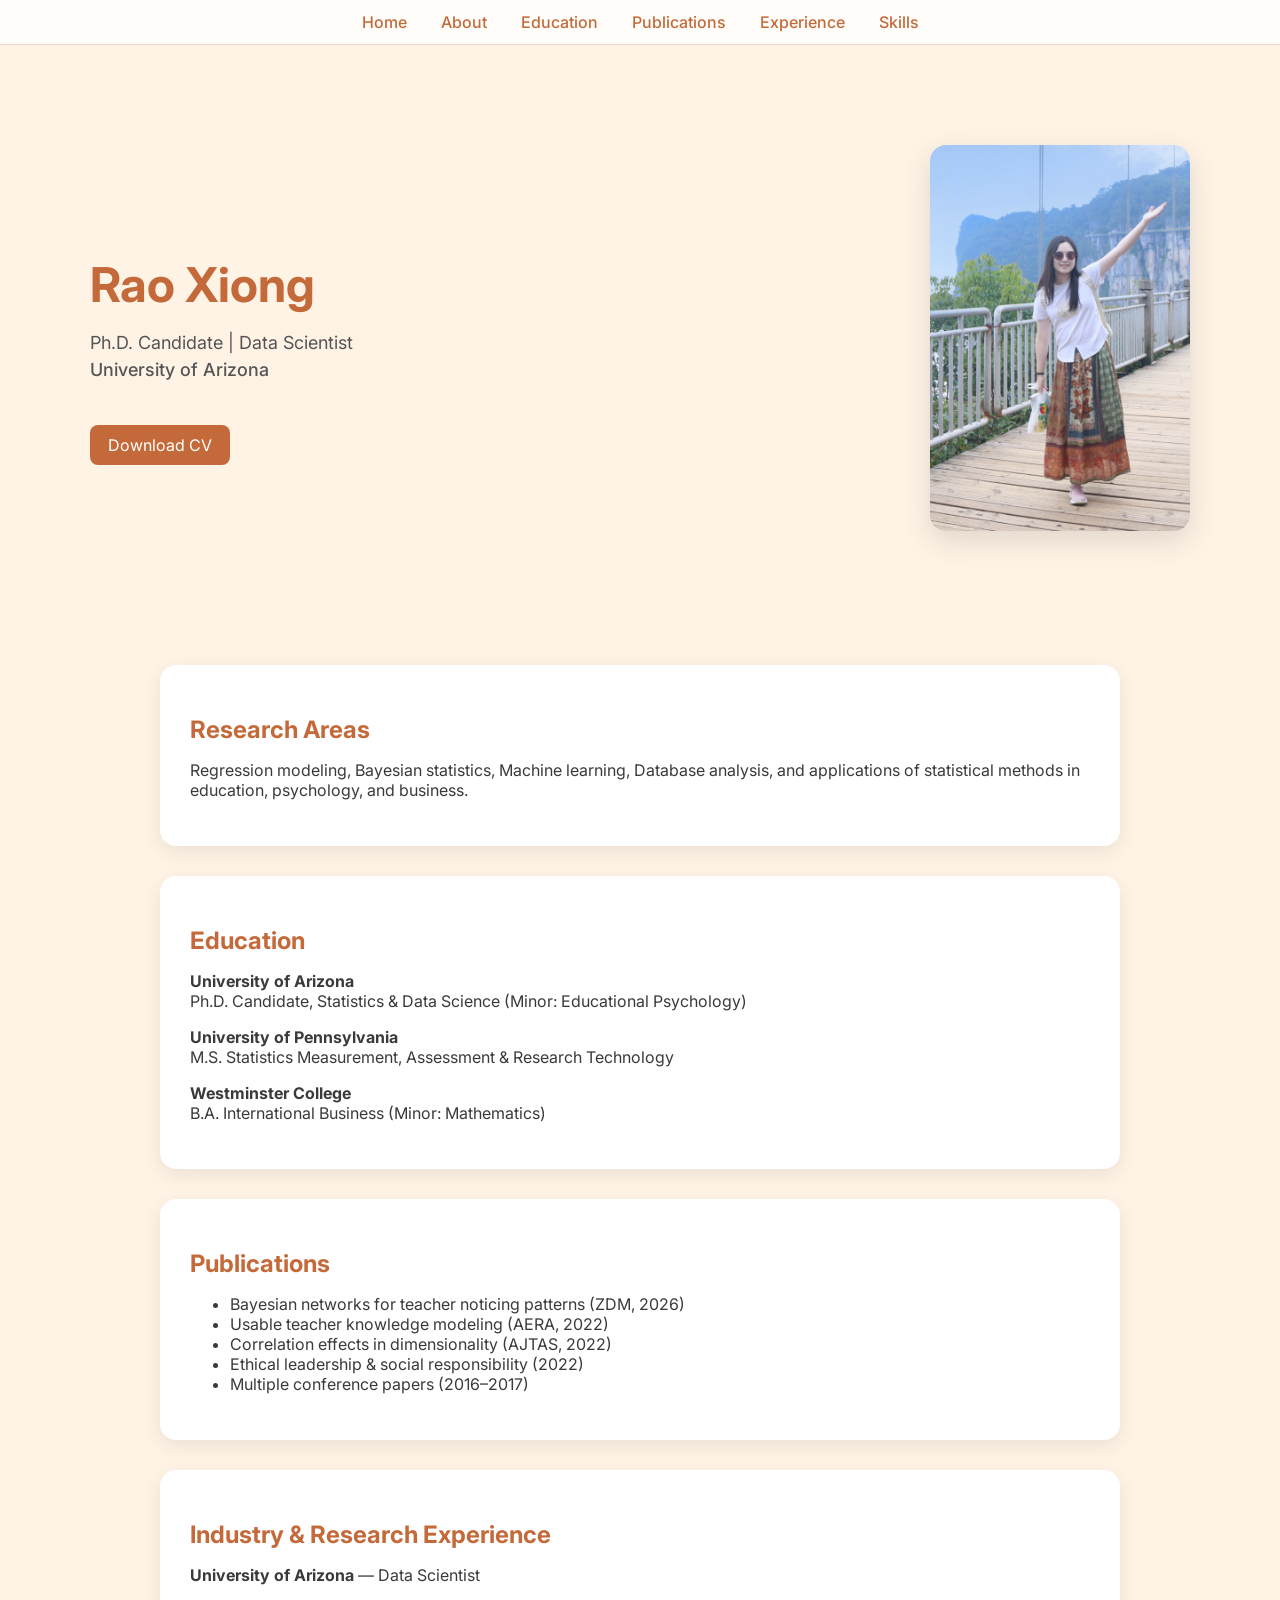
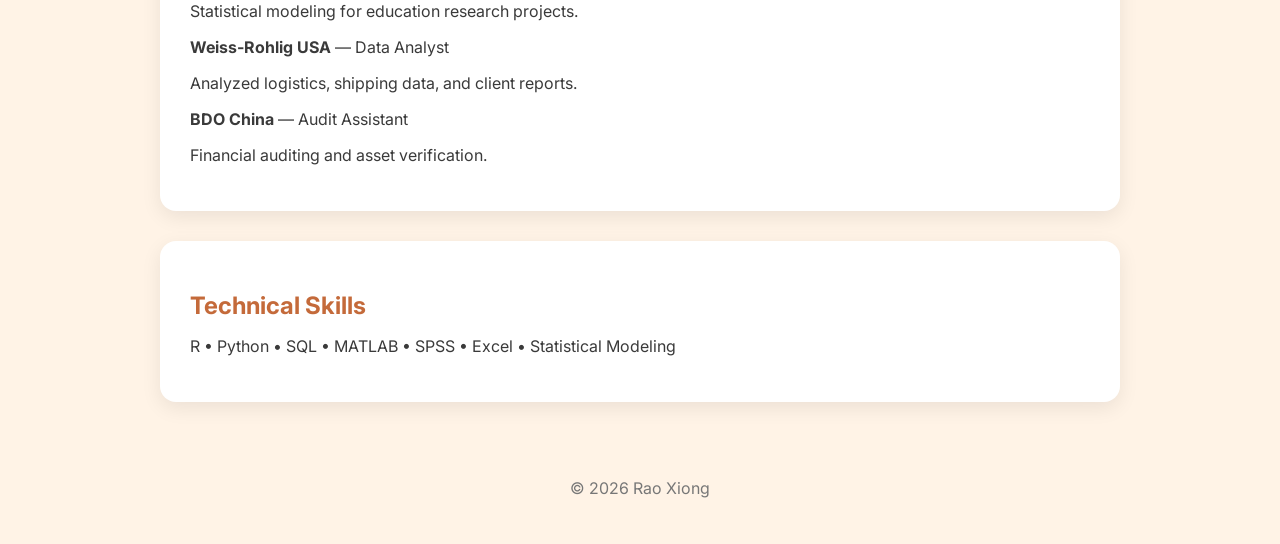
<file: index.html>
<!DOCTYPE html>
<html lang="en">
<head>
<meta charset="UTF-8">
<meta name="viewport" content="width=device-width, initial-scale=1.0">

<title>Rao Xiong | Data Scientist</title>

<link rel="stylesheet" href="styles.css">

<!-- Fonts -->
<link href="https://fonts.googleapis.com/css2?family=Inter:wght@300;500;700&display=swap" rel="stylesheet">
</head>

<body>

<!-- NAVIGATION -->
<nav class="navbar">
    <a href="#home">Home</a>
    <a href="#about">About</a>
    <a href="#education">Education</a>
    <a href="#publications">Publications</a>
    <a href="#experience">Experience</a>
    <a href="#skills">Skills</a>
</nav>

<!-- HOME -->
<section id="home" class="section hero">
    <div class="hero-container">

        <!-- LEFT SIDE -->
        <div class="hero-text">
            <h1>Rao Xiong</h1>
            <p class="hero-subtitle">
                Ph.D. Candidate | Data Scientist <br>
                <span class="university">University of Arizona</span>
            </p>

            <a class="btn" href="CV-RaoXiong.pdf" download>
                Download CV
            </a>
        </div>

        <!-- RIGHT SIDE (PHOTO) -->
        <div class="hero-image">
            <img src="profile.jpg" alt="Rao Xiong">
        </div>

    </div>
</section>

<!-- ABOUT -->
<section id="about" class="section box">
    <h2>Research Areas</h2>
    <p>
        Regression modeling, Bayesian statistics, Machine learning,
        Database analysis, and applications of statistical methods in education,
        psychology, and business.
    </p>
</section>

<!-- EDUCATION -->
<section id="education" class="section box">
    <h2>Education</h2>

    <p><strong>University of Arizona</strong><br>
    Ph.D. Candidate, Statistics & Data Science (Minor: Educational Psychology)<br>
    </p>

    <p><strong>University of Pennsylvania</strong><br>
    M.S. Statistics Measurement, Assessment & Research Technology</p>

    <p><strong>Westminster College</strong><br>
    B.A. International Business (Minor: Mathematics)</p>
</section>

<!-- PUBLICATIONS -->
<section id="publications" class="section box">
    <h2>Publications</h2>
    <ul>
        <li>Bayesian networks for teacher noticing patterns (ZDM, 2026)</li>
        <li>Usable teacher knowledge modeling (AERA, 2022)</li>
        <li>Correlation effects in dimensionality (AJTAS, 2022)</li>
        <li>Ethical leadership & social responsibility (2022)</li>
        <li>Multiple conference papers (2016–2017)</li>
    </ul>
</section>

<!-- EXPERIENCE -->
<section id="experience" class="section box">
    <h2>Industry & Research Experience</h2>

    <p><strong>University of Arizona</strong> — Data Scientist</p>
    <p>Statistical modeling for education research projects.</p>

    <p><strong>Weiss-Rohlig USA</strong> — Data Analyst</p>
    <p>Analyzed logistics, shipping data, and client reports.</p>

    <p><strong>BDO China</strong> — Audit Assistant</p>
    <p>Financial auditing and asset verification.</p>
</section>

<!-- SKILLS -->
<section id="skills" class="section box">
    <h2>Technical Skills</h2>
    <p>
        R • Python • SQL • MATLAB • SPSS • Excel • Statistical Modeling
    </p>
</section>

<!-- FOOTER -->
<footer>
    <p>© 2026 Rao Xiong</p>
</footer>

</body>
</html>
</file>
<file: styles.css>
/* Smooth scrolling */
html {
    scroll-behavior: smooth;
}

/* Base */
body {
    margin: 0;
    font-family: 'Inter', sans-serif;
    background-color: #fff3e6; /* light orange background */
    color: #3a3a3a;
}

/* NAVIGATION */
.navbar {
    position: sticky;
    top: 0;
    background: #ffffffcc;
    backdrop-filter: blur(8px);
    padding: 12px;
    text-align: center;
    border-bottom: 1px solid #f0d6c2;
}

.navbar a {
    margin: 0 15px;
    text-decoration: none;
    color: #c46a3a;
    font-weight: 500;
}

.navbar a:hover {
    color: #8b3f1f;
}

/* SECTIONS */
.section {
    padding: 60px 20px;
}

/* BOX STYLE */
.box {
    max-width: 900px;
    margin: 30px auto;
    background: white;
    border-radius: 16px;
    padding: 30px;
    box-shadow: 0 6px 20px rgba(0,0,0,0.08);
}

/* HERO */
.hero {
    text-align: center;
    padding: 100px 20px;
}

.hero h1 {
    font-size: 48px;
    margin-bottom: 10px;
    color: #c46a3a;
}

.hero p {
    font-size: 18px;
    color: #555;
}

/* BUTTON */
.btn {
    display: inline-block;
    margin-top: 20px;
    padding: 10px 18px;
    background: #c46a3a;
    color: white;
    text-decoration: none;
    border-radius: 8px;
    transition: 0.3s;
}

.btn:hover {
    background: #8b3f1f;
}

/* HEADINGS */
h2 {
    color: #c46a3a;
    margin-bottom: 15px;
}

/* FOOTER */
footer {
    text-align: center;
    padding: 30px;
    color: #777;
}

/* HERO LAYOUT */
.hero {
    padding: 100px 40px;
}

.hero-container {
    max-width: 1100px;
    margin: auto;
    display: flex;
    align-items: center;
    justify-content: space-between;
    gap: 60px;
}

.hero-text {
    flex: 1;
    text-align: left;
}

.hero-text h1 {
    font-size: 48px;
    margin-bottom: 15px;
    color: #c46a3a;
}

.hero-subtitle {
    font-size: 18px;
    margin-bottom: 25px;
    color: #555;
}

.hero-image {
    flex: 1;
    text-align: right;
}

.hero-image img {
    width: 260px;
    border-radius: 16px;
    box-shadow: 0 10px 30px rgba(0,0,0,0.12);
}

/* MOBILE RESPONSIVE */
@media (max-width: 900px) {
    .hero-container {
        flex-direction: column;
        text-align: center;
    }

    .hero-text {
        text-align: center;
    }

    .hero-image {
        text-align: center;
    }
}
.university {
    display: block;
    margin-top: 6px;
    font-weight: 500;
}
</file>
